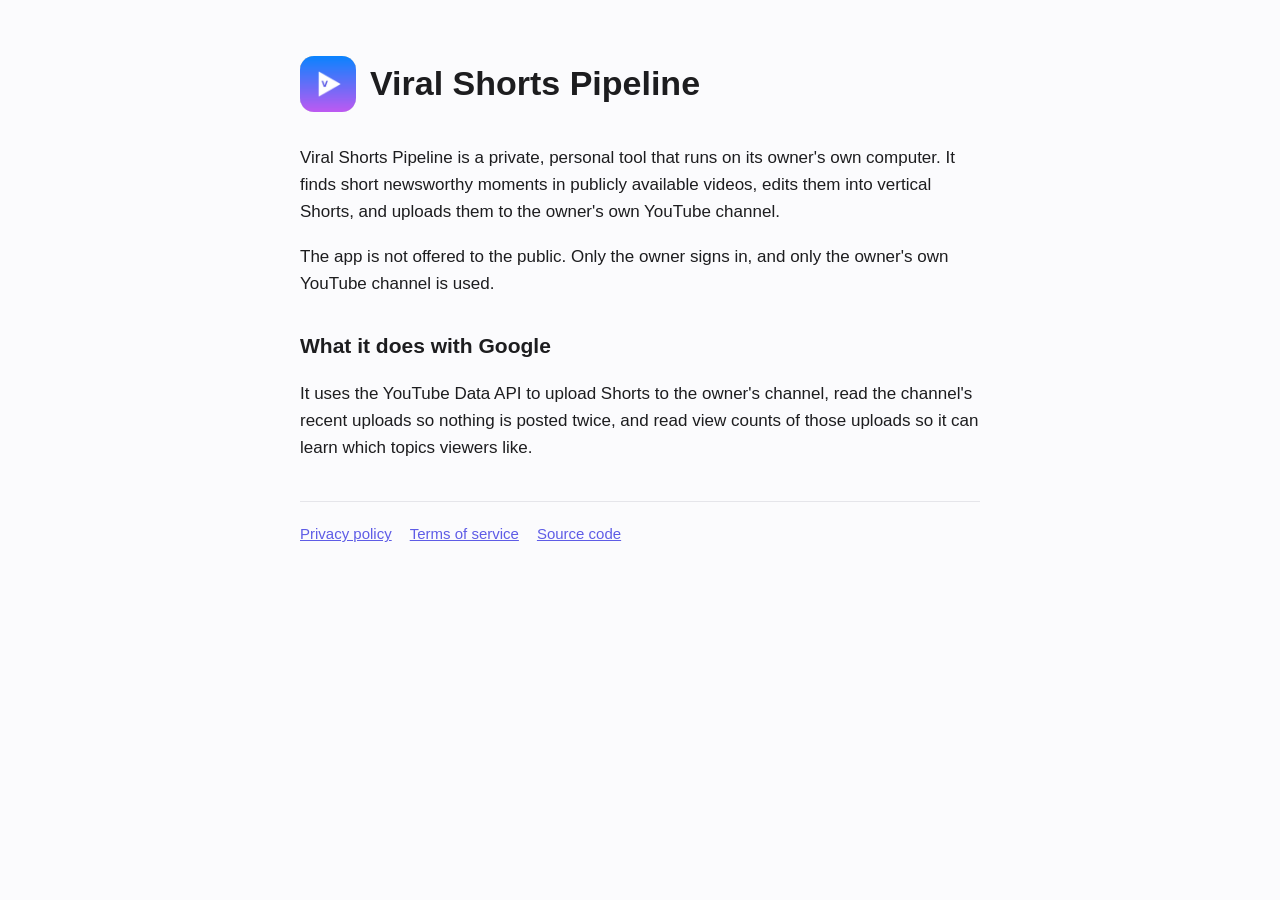
<file: docs/index.html>
<!doctype html><html lang="en"><head><meta charset="utf-8"><meta name="viewport" content="width=device-width,initial-scale=1">
<title>Viral Shorts Pipeline</title><link rel="stylesheet" href="style.css"><link rel="icon" href="logo.png"></head><body><main>
<header><img src="logo.png" alt=""><h1>Viral Shorts Pipeline</h1></header>
<p>Viral Shorts Pipeline is a private, personal tool that runs on its owner's own computer. It finds short newsworthy moments in publicly available videos, edits them into vertical Shorts, and uploads them to the owner's own YouTube channel.</p>
<p>The app is not offered to the public. Only the owner signs in, and only the owner's own YouTube channel is used.</p>
<h2>What it does with Google</h2>
<p>It uses the YouTube Data API to upload Shorts to the owner's channel, read the channel's recent uploads so nothing is posted twice, and read view counts of those uploads so it can learn which topics viewers like.</p>
<nav><a href="privacy.html">Privacy policy</a><a href="terms.html">Terms of service</a><a href="https://github.com/mastermindulrich/viral-shorts-pipeline">Source code</a></nav>
</main></body></html>
</file>
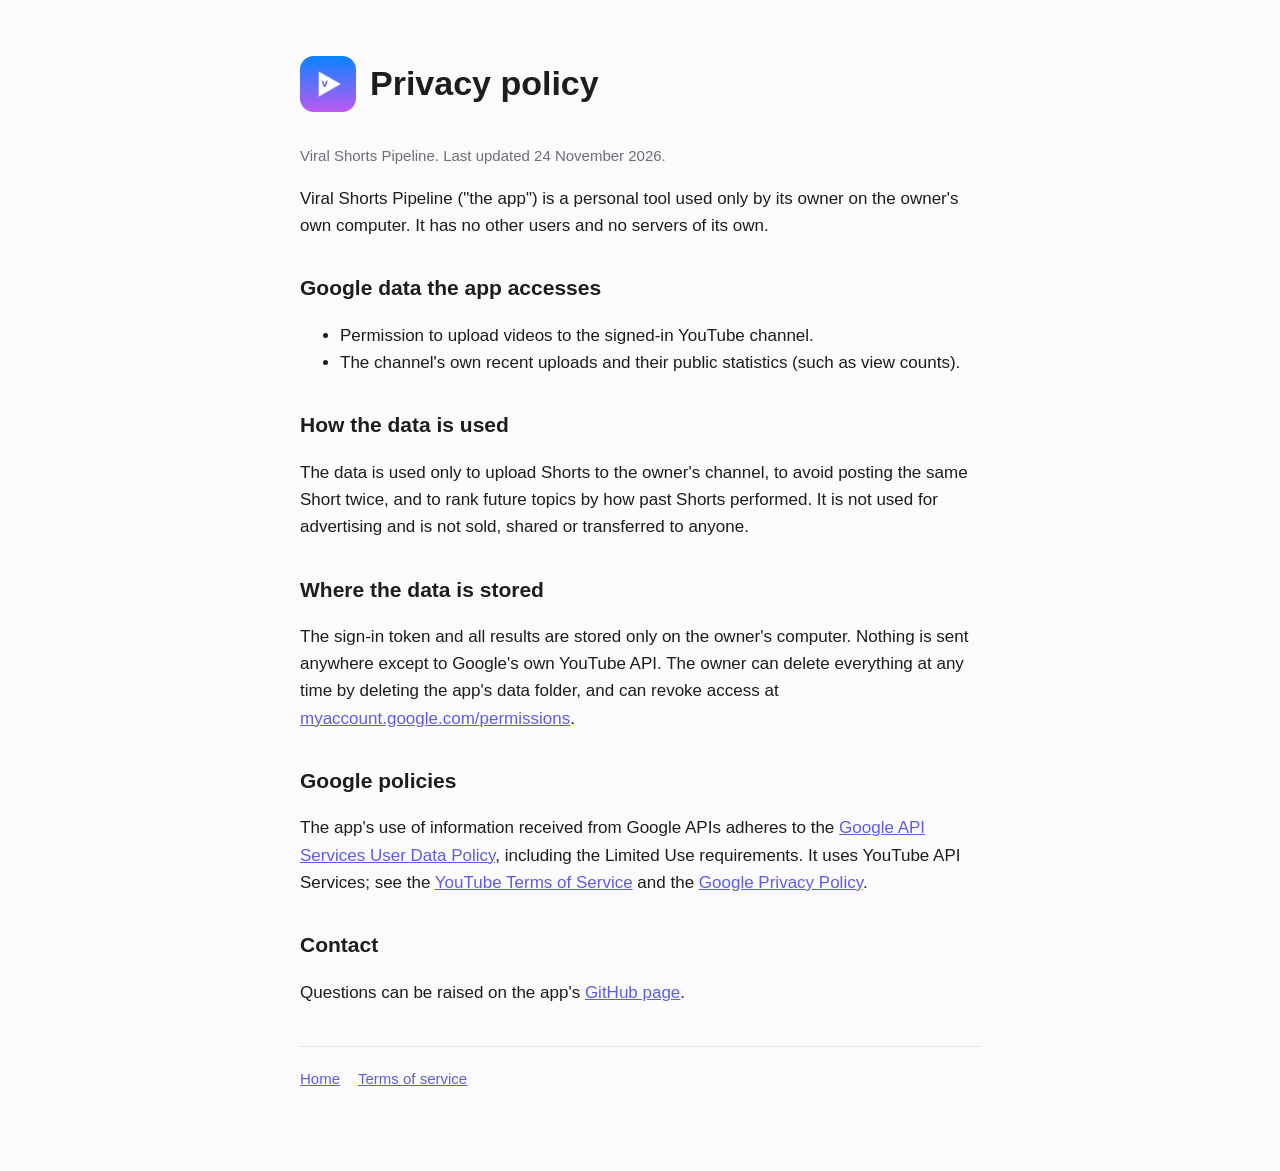
<file: docs/privacy.html>
<!doctype html><html lang="en"><head><meta charset="utf-8"><meta name="viewport" content="width=device-width,initial-scale=1">
<title>Privacy Policy</title><link rel="stylesheet" href="style.css"><link rel="icon" href="logo.png"></head><body><main>
<header><img src="logo.png" alt=""><h1>Privacy policy</h1></header>
<p class="mute">Viral Shorts Pipeline. Last updated 24 November 2026.</p>
<p>Viral Shorts Pipeline ("the app") is a personal tool used only by its owner on the owner's own computer. It has no other users and no servers of its own.</p>
<h2>Google data the app accesses</h2>
<ul>
<li>Permission to upload videos to the signed-in YouTube channel.</li>
<li>The channel's own recent uploads and their public statistics (such as view counts).</li>
</ul>
<h2>How the data is used</h2>
<p>The data is used only to upload Shorts to the owner's channel, to avoid posting the same Short twice, and to rank future topics by how past Shorts performed. It is not used for advertising and is not sold, shared or transferred to anyone.</p>
<h2>Where the data is stored</h2>
<p>The sign-in token and all results are stored only on the owner's computer. Nothing is sent anywhere except to Google's own YouTube API. The owner can delete everything at any time by deleting the app's data folder, and can revoke access at <a href="https://myaccount.google.com/permissions">myaccount.google.com/permissions</a>.</p>
<h2>Google policies</h2>
<p>The app's use of information received from Google APIs adheres to the <a href="https://developers.google.com/terms/api-services-user-data-policy">Google API Services User Data Policy</a>, including the Limited Use requirements. It uses YouTube API Services; see the <a href="https://www.youtube.com/t/terms">YouTube Terms of Service</a> and the <a href="https://policies.google.com/privacy">Google Privacy Policy</a>.</p>
<h2>Contact</h2>
<p>Questions can be raised on the app's <a href="https://github.com/mastermindulrich/viral-shorts-pipeline/issues">GitHub page</a>.</p>
<nav><a href="index.html">Home</a><a href="terms.html">Terms of service</a></nav>
</main></body></html>
</file>
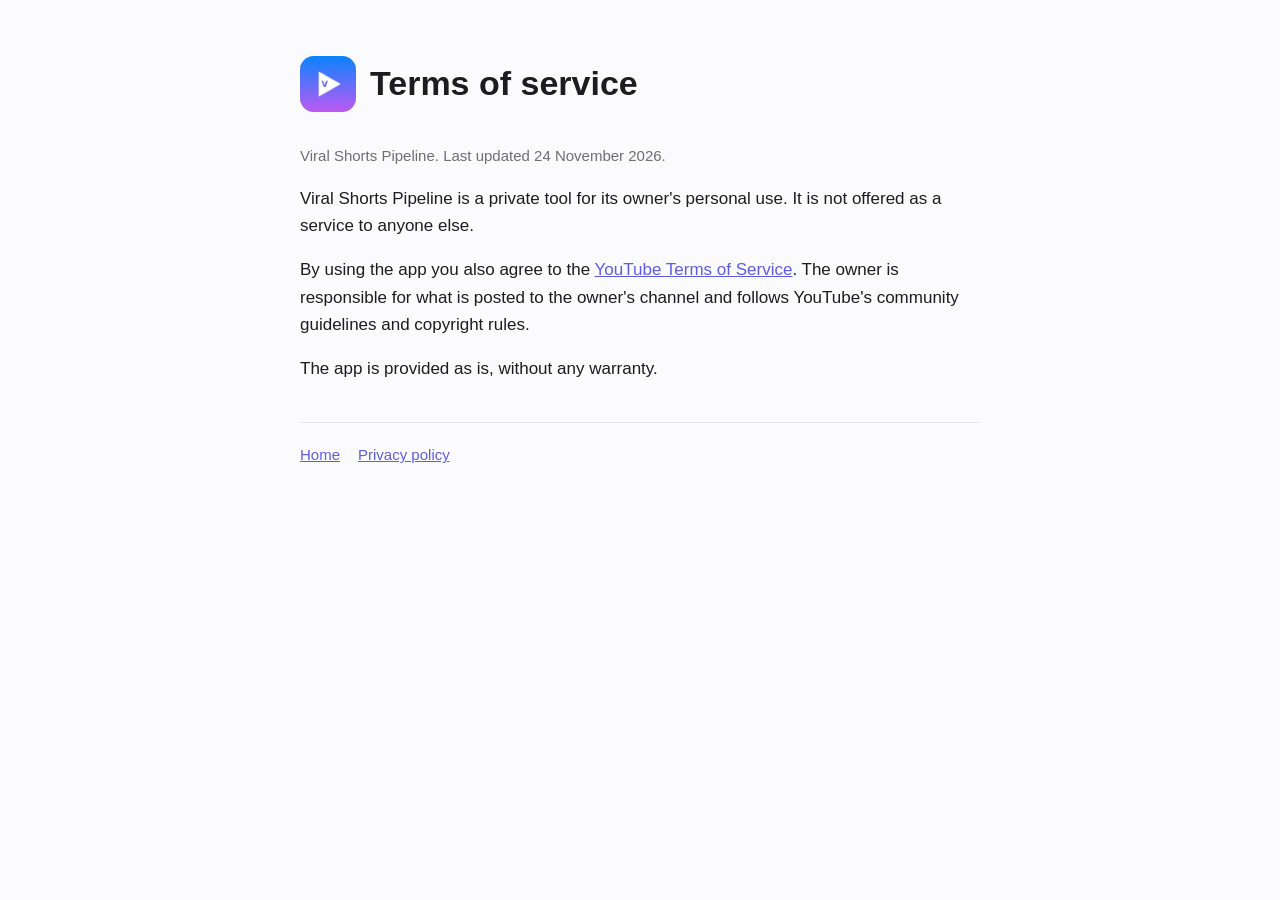
<file: docs/terms.html>
<!doctype html><html lang="en"><head><meta charset="utf-8"><meta name="viewport" content="width=device-width,initial-scale=1">
<title>Terms of Service</title><link rel="stylesheet" href="style.css"><link rel="icon" href="logo.png"></head><body><main>
<header><img src="logo.png" alt=""><h1>Terms of service</h1></header>
<p class="mute">Viral Shorts Pipeline. Last updated 24 November 2026.</p>
<p>Viral Shorts Pipeline is a private tool for its owner's personal use. It is not offered as a service to anyone else.</p>
<p>By using the app you also agree to the <a href="https://www.youtube.com/t/terms">YouTube Terms of Service</a>. The owner is responsible for what is posted to the owner's channel and follows YouTube's community guidelines and copyright rules.</p>
<p>The app is provided as is, without any warranty.</p>
<nav><a href="index.html">Home</a><a href="privacy.html">Privacy policy</a></nav>
</main></body></html>
</file>
<file: docs/style.css>
:root{color-scheme:light dark;--bg:#fbfbfd;--fg:#1d1d1f;--mute:#6e6e73;--card:#fff;--line:#e5e5ea;--accent:#5e5ce6}
@media (prefers-color-scheme:dark){:root{--bg:#000;--fg:#f5f5f7;--mute:#a1a1a6;--card:#1c1c1e;--line:#2c2c2e;--accent:#8e8cff}}
*{box-sizing:border-box}body{margin:0;background:var(--bg);color:var(--fg);font:17px/1.6 -apple-system,BlinkMacSystemFont,"SF Pro Text","Segoe UI",Roboto,sans-serif}
main{max-width:720px;margin:0 auto;padding:56px 20px 80px}header{display:flex;align-items:center;gap:14px;margin-bottom:32px}
header img{width:56px;height:56px;border-radius:14px}h1{font-size:34px;line-height:1.15;margin:0}h2{font-size:21px;margin:32px 0 8px}
p,li{color:var(--fg)}.mute{color:var(--mute);font-size:15px}a{color:var(--accent)}nav{margin-top:40px;padding-top:20px;border-top:1px solid var(--line);font-size:15px}nav a{margin-right:18px}
</file>
